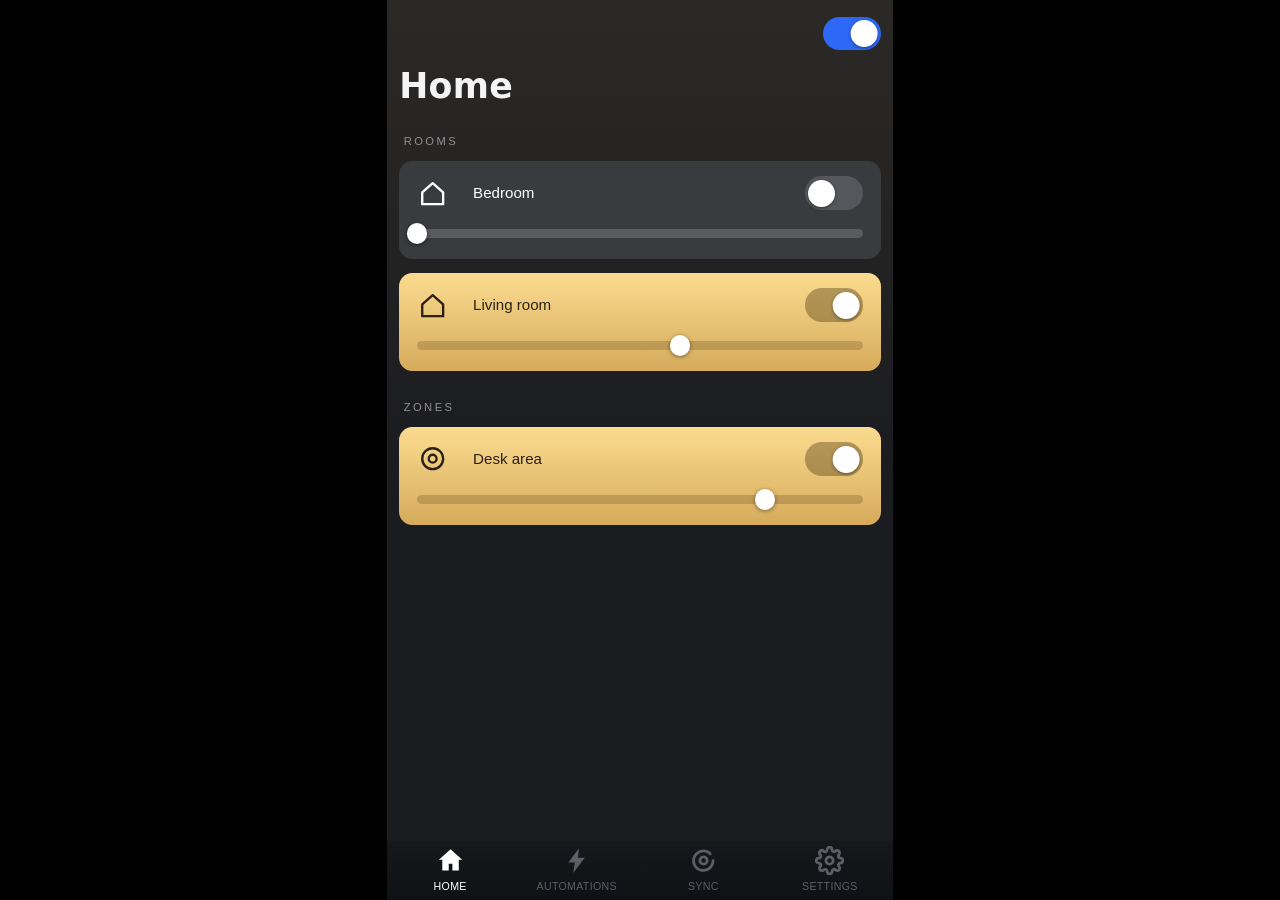
<file: tests/frontend/panel/index.html>
<!doctype html>
<html lang="en">
<head>
<meta charset="utf-8">
<meta name="viewport" content="width=device-width,initial-scale=1">
<title>Hue dashboard panel, test page</title>
</head>
<body>
<hue-plus-panel id="panel"></hue-plus-panel>
<script type="module">
  /* Serve the repository root (python3 -m http.server 8777) and open /tests/frontend/panel/index.html. ?user=guest makes the user not an administrator. */
  const { makeHass } = await import("./mock-hass.js?v=" + Date.now());
  await import("/custom_components/hue_plus/frontend/panel.js?v=" + Date.now());
  document.getElementById("panel").hass = makeHass(new URLSearchParams(location.search));
</script>
</body>
</html>
</file>
